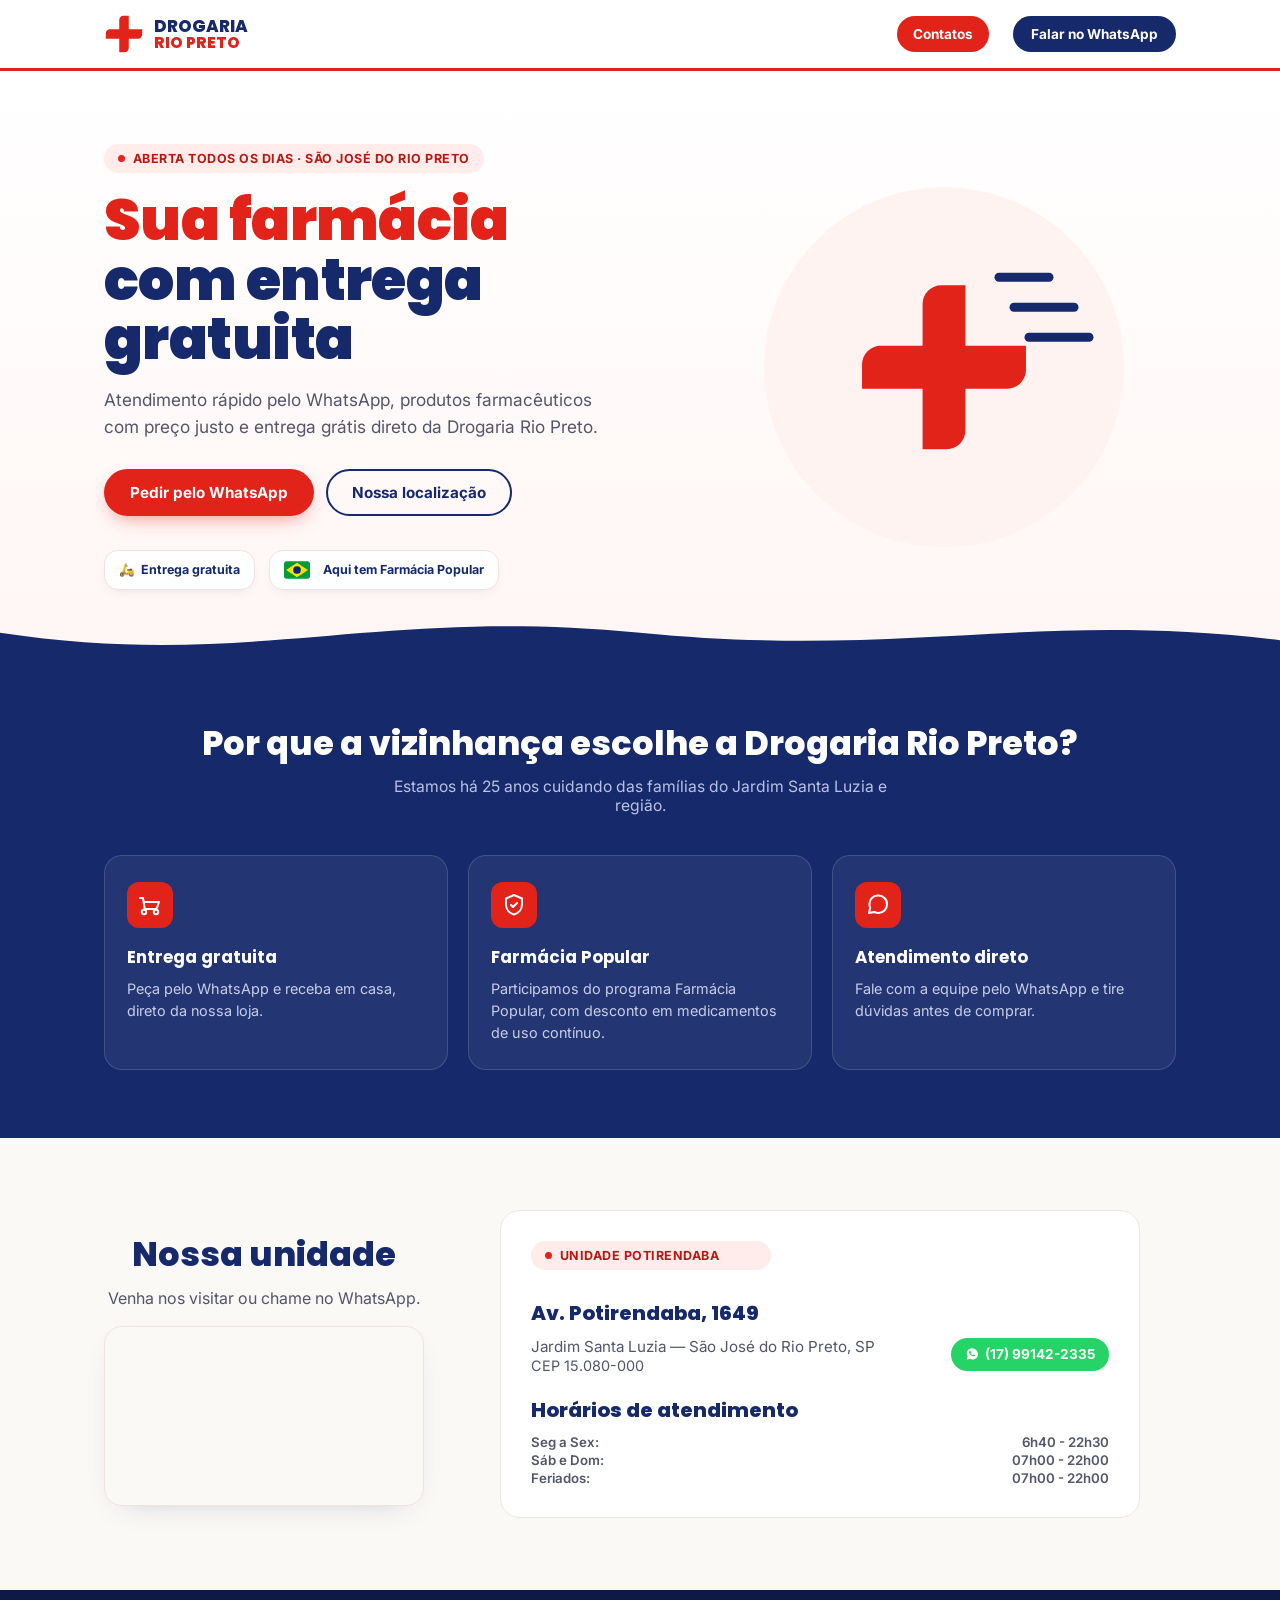
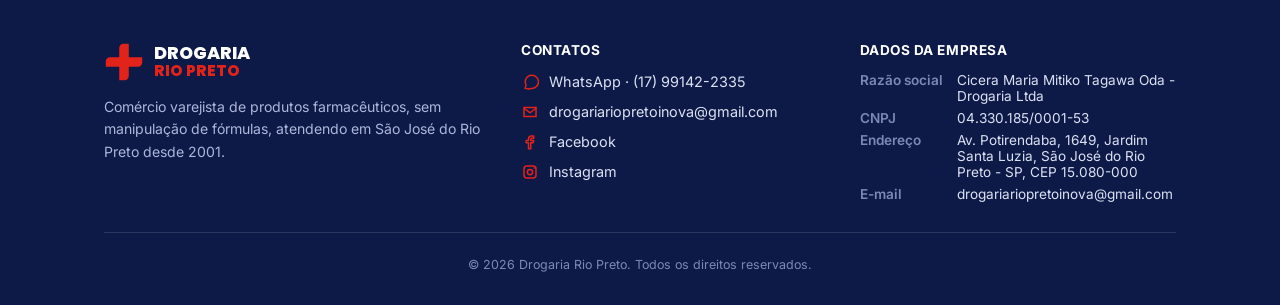
<file: index.html>
<!DOCTYPE html>
<html lang="pt-BR">
<head>
<meta charset="UTF-8">
<meta name="viewport" content="width=device-width, initial-scale=1.0">
<title>Drogaria Rio Preto</title>
<meta name="description" content="Drogaria Rio Preto: farmácia popular com entrega gratuita em São José do Rio Preto - SP. Atendimento via WhatsApp na Av. Potirendaba.">
<link rel="preconnect" href="https://fonts.googleapis.com">
<link rel="preconnect" href="https://fonts.gstatic.com" crossorigin>
<link href="https://fonts.googleapis.com/css2?family=Poppins:wght@500;700;800;900&family=Inter:wght@400;500;600;700&display=swap" rel="stylesheet">
<link rel="stylesheet" href="style.css">
<link rel="icon" href="favicon.ico" sizes="any">
<link rel="icon" type="image/png" href="favicon-512.png" sizes="512x512">
<link rel="apple-touch-icon" href="apple-touch-icon.png">
</head>
<body>

<header class="nav">
  <div class="nav-inner">
    <a href="index.html" class="brand-mark">
      <div><img src="logo-icon.svg" alt="Drogaria Rio Preto" width="40" height="40"></div>
      <div class="brand">DROGARIA<span>RIO PRETO</span></div>
    </a>
    <div class="nav-menu">
      <a class="nav-contact" href="#contatos">Contatos</a>
      <a class="nav-cta" href="https://wa.me/5517991422335" target="_blank" rel="noopener">
        Falar no WhatsApp
      </a>
    </div>
  </div>
</header>

<section class="hero">
  <div class="hero-inner">
    <div>
      <div class="eyebrow"><span class="eyebrow-dot" aria-hidden="true"></span>Aberta todos os dias · São José do Rio Preto</div>
      <h1><span class="l1">Sua farmácia</span><span class="l2">com entrega gratuita</span></h1>
      <p class="lede">Atendimento rápido pelo WhatsApp, produtos farmacêuticos com preço justo e entrega grátis direto da Drogaria Rio Preto.</p>
      <div class="hero-actions">
        <a class="btn-primary" href="https://wa.me/5517991422335" target="_blank" rel="noopener">
          Pedir pelo WhatsApp
        </a>
        <a class="btn-secondary" href="#unidades">Nossa localização</a>
      </div>
      <div class="badges">
        <div class="badge">🛵&nbsp; Entrega gratuita</div>
        <div class="badge"><span class="badge-flag" aria-hidden="true"><svg viewBox="0 0 21 14" xmlns="http://www.w3.org/2000/svg" aria-hidden="true"><rect width="21" height="14" rx="1.2" fill="#009C3B"/><path d="M10.5 1.2L19.3 7L10.5 12.8L1.7 7Z" fill="#FFDF00"/><circle cx="10.5" cy="7" r="3.1" fill="#002776"/></svg></span>&nbsp;Aqui tem Farmácia Popular</div>
      </div>
    </div>
    <div class="hero-visual">
      <svg viewBox="0 0 400 400" xmlns="http://www.w3.org/2000/svg" role="img" aria-label="Logo da Drogaria Rio Preto com indicação de entrega rápida">
        <circle cx="200" cy="200" r="180" fill="#FFF3F2"/>
        <image href="logo-icon.svg" x="110" y="110" width="180" height="180" preserveAspectRatio="xMidYMid meet" />
        <g stroke="#16296B" stroke-width="9" stroke-linecap="round" fill="none">
          <path d="M255,110 L305,110"/>
          <path d="M270,140 L330,140"/>
          <path d="M285,170 L345,170"/>
        </g>
      </svg>
    </div>
  </div>

  <svg class="wave-divider" viewBox="0 0 1440 80" xmlns="http://www.w3.org/2000/svg" preserveAspectRatio="none" style="height:60px;" aria-hidden="true">
    <path d="M0,45 C280,95 420,10 720,45 C1020,80 1160,15 1440,55 L1440,80 L0,80 Z" fill="#16296B"/>
  </svg>
</section>

<section class="features">
  <div class="container">
    <h2>Por que a vizinhança escolhe a Drogaria Rio Preto?</h2>
    <p class="sub">Estamos há 25 anos cuidando das famílias do Jardim Santa Luzia e região.</p>
    <div class="feature-grid">
      <div class="feature-card">
        <div class="feature-icon" aria-hidden="true">
          <svg width="24" height="24" viewBox="0 0 24 24" fill="none" stroke="#FFFFFF" stroke-width="2" stroke-linecap="round" stroke-linejoin="round"><circle cx="6" cy="19" r="2.2"/><circle cx="18" cy="19" r="2.2"/><path d="M2 5h3l1.5 9.5a1.5 1.5 0 0 0 1.5 1.5h9.5a1.5 1.5 0 0 0 1.4-1L21 9H6"/></svg>
        </div>
        <h3>Entrega gratuita</h3>
        <p>Peça pelo WhatsApp e receba em casa, direto da nossa loja.</p>
      </div>
      <div class="feature-card">
        <div class="feature-icon" aria-hidden="true">
          <svg width="24" height="24" viewBox="0 0 24 24" fill="none" stroke="#FFFFFF" stroke-width="2" stroke-linecap="round" stroke-linejoin="round"><path d="M12 2 4 5.5v6c0 4.9 3.4 8.7 8 10 4.6-1.3 8-5.1 8-10v-6z"/><path d="m9 12 2 2 4-4"/></svg>
        </div>
        <h3>Farmácia Popular</h3>
        <p>Participamos do programa Farmácia Popular, com desconto em medicamentos de uso contínuo.</p>
      </div>
      <div class="feature-card">
        <div class="feature-icon" aria-hidden="true">
          <svg width="24" height="24" viewBox="0 0 24 24" fill="none" stroke="#FFFFFF" stroke-width="2" stroke-linecap="round" stroke-linejoin="round"><path d="M21 11.5a8.38 8.38 0 0 1-8.6 8.5 8.5 8.5 0 0 1-4-1L3 20l1.2-5.4A8.4 8.4 0 0 1 3.4 11 8.38 8.38 0 0 1 12 2.5a8.5 8.5 0 0 1 9 9z"/></svg>
        </div>
        <h3>Atendimento direto</h3>
        <p>Fale com a equipe pelo WhatsApp e tire dúvidas antes de comprar.</p>
      </div>
    </div>
  </div>
</section>

<section class="locations" id="unidades">
  <div class="container">
    <div class="locations-layout">
      <div class="locations-copy">
        <h2>Nossa unidade</h2>
        <p class="sub">Venha nos visitar ou chame no WhatsApp.</p>
        <div class="map-card">
          <iframe
            title="Mapa da Drogaria Rio Preto na Avenida Potirendaba"
            src="https://maps.google.com/maps?q=Av.+Potirendaba%2C+1649+-+Jardim+Santa+Luzia%2C+S%C3%A3o+Jos%C3%A9+do+Rio+Preto+-+SP%2C+15080-000%2C+Brasil&z=16&output=embed"
            loading="lazy"
            referrerpolicy="no-referrer-when-downgrade"
            allowfullscreen>
          </iframe>
        </div>
      </div>
      <div class="loc-grid loc-grid-single">
        <div class="unit-block" id="unitBlock">
          <div class="loc-card">
           <div class="eyebrow eyebrow--compact"> <span class="eyebrow-dot" aria-hidden="true"></span><span>Unidade Potirendaba</span></div>
          <h3>Av. Potirendaba, 1649</h3>
          <div class="addr-meta">
            <div class="addr-line">
              <div class="addr-info">
                <span class="addr-text">Jardim Santa Luzia — São José do Rio Preto, SP</span>
                <span class="addr-cep">CEP 15.080-000</span>
              </div>
              <a class="addr-phone" href="https://wa.me/5517991422335" target="_blank" rel="noopener">
                <svg class="addr-icon" viewBox="0 0 32 32" aria-hidden="true">
                  <path fill="currentColor" d="M16.02 3C9.4 3 4 8.4 4 15c0 2.4.7 4.6 1.9 6.5L4 29l7.7-1.9c1.8.9 3.9 1.4 6.1 1.4 6.6 0 12-5.4 12-12S22.6 3 16.02 3zm7 16.8c-.3.8-1.6 1.5-2.2 1.6-.6.1-1.3.2-4.2-.9-3.5-1.4-5.8-4.9-6-5.1-.2-.2-1.4-1.9-1.4-3.6s.9-2.6 1.2-2.9c.3-.3.7-.4 1-.4h.7c.2 0 .5 0 .8.6.3.7 1 2.4 1.1 2.6.1.2.2.4 0 .7-.1.2-.2.4-.4.6-.2.2-.4.5-.6.6-.2.2-.4.4-.2.8.2.4 1 1.6 2.1 2.6 1.4 1.3 2.6 1.7 3 1.9.4.2.6.1.8-.1.2-.2.9-1 1.1-1.4.2-.4.5-.3.8-.2.3.1 2 1 2.4 1.1.4.2.6.3.7.4.1.2.1.9-.2 1.7z"/>
                </svg>
                <span>(17) 99142-2335</span>
              </a>
            </div>
          </div>
          <span></span>
          <h3>Horários de atendimento</h3>
          <div class="hours-list">
            <div class="hours-item"><span>Seg a Sex:</span><span>6h40 - 22h30</span></div>
            <div class="hours-item"><span>Sáb e Dom:</span><span>07h00 - 22h00</span></div>
            <div class="hours-item"><span>Feriados:</span><span>07h00 - 22h00</span></div>          
          </div>
        </div>
        </div>
        </div>
      </div>
    </div>
  </div>
</section>

<footer>
  <div class="container">
    <div class="footer-grid">
      <div>
        <div class="footer-brand">
          <div><img src="logo-icon.svg" alt="Drogaria Rio Preto" width="40" height="40"></div>
          <div class="brand">DROGARIA<span>RIO PRETO</span></div>
        </div>
        <p>Comércio varejista de produtos farmacêuticos, sem manipulação de fórmulas, atendendo em São José do Rio Preto desde 2001.</p>
      </div>
      <div class="footer-column" id="contatos">
        <h4>Contatos</h4>
        <div class="contact-list">
          <a class="contact-link" href="https://wa.me/5517991422335" target="_blank" rel="noopener">
            <span class="contact-icon" aria-hidden="true">
              <svg viewBox="0 0 24 24"><path d="M5.5 20.5 6.8 16a8.8 8.8 0 1 1 7.7 4.5h-.1l-3.7.8Z" fill="none" stroke="currentColor" stroke-width="2" stroke-linecap="round" stroke-linejoin="round"/></svg>
            </span>
            <span>WhatsApp · (17) 99142-2335</span>
          </a>
          <a class="contact-link" href="mailto:drogariariopretoinova@gmail.com">
            <span class="contact-icon" aria-hidden="true">
              <svg viewBox="0 0 24 24"><path d="M4 6h16v12H4z" fill="none" stroke="currentColor" stroke-width="2"/><path d="m4 7 8 6 8-6" fill="none" stroke="currentColor" stroke-width="2" stroke-linecap="round" stroke-linejoin="round"/></svg>
            </span>
            <span>drogariariopretoinova@gmail.com</span>
          </a>
          <a class="contact-link" href="https://www.facebook.com/drogariariopretooficial/" target="_blank" rel="noopener">
            <span class="contact-icon" aria-hidden="true">
              <svg viewBox="0 0 24 24"><path d="M14 7h3V4h-3a4 4 0 0 0-4 4v2H7v3h3v8h3v-8h3l1-3h-4V8a1 1 0 0 1 1-1Z" fill="none" stroke="currentColor" stroke-width="2" stroke-linecap="round" stroke-linejoin="round"/></svg>
            </span>
            <span>Facebook</span>
          </a>
          <a class="contact-link" href="https://www.instagram.com/drogaria.inovarp/" target="_blank" rel="noopener">
            <span class="contact-icon" aria-hidden="true">
              <svg viewBox="0 0 24 24"><rect x="4" y="4" width="16" height="16" rx="4" fill="none" stroke="currentColor" stroke-width="2"/><circle cx="12" cy="12" r="3.5" fill="none" stroke="currentColor" stroke-width="2"/><circle cx="17.5" cy="6.5" r="1" fill="currentColor"/></svg>
            </span>
            <span>Instagram</span>
          </a>
        </div>
      </div>
      <div class="legal">
        <h4>Dados da empresa</h4>
        <dl>
          <dt>Razão social</dt><dd>Cicera Maria Mitiko Tagawa Oda - Drogaria Ltda</dd>
          <dt>CNPJ</dt><dd>04.330.185/0001-53</dd>
          <dt>Endereço</dt><dd>Av. Potirendaba, 1649, Jardim Santa Luzia, São José do Rio Preto - SP, CEP 15.080-000</dd>
          <dt>E-mail</dt><dd>drogariariopretoinova@gmail.com</dd>
        </dl>
      </div>
    </div>
    <p class="fineprint">© 2026 Drogaria Rio Preto. Todos os direitos reservados.</p>
  </div>
</footer>

</body>
</html>
</file>
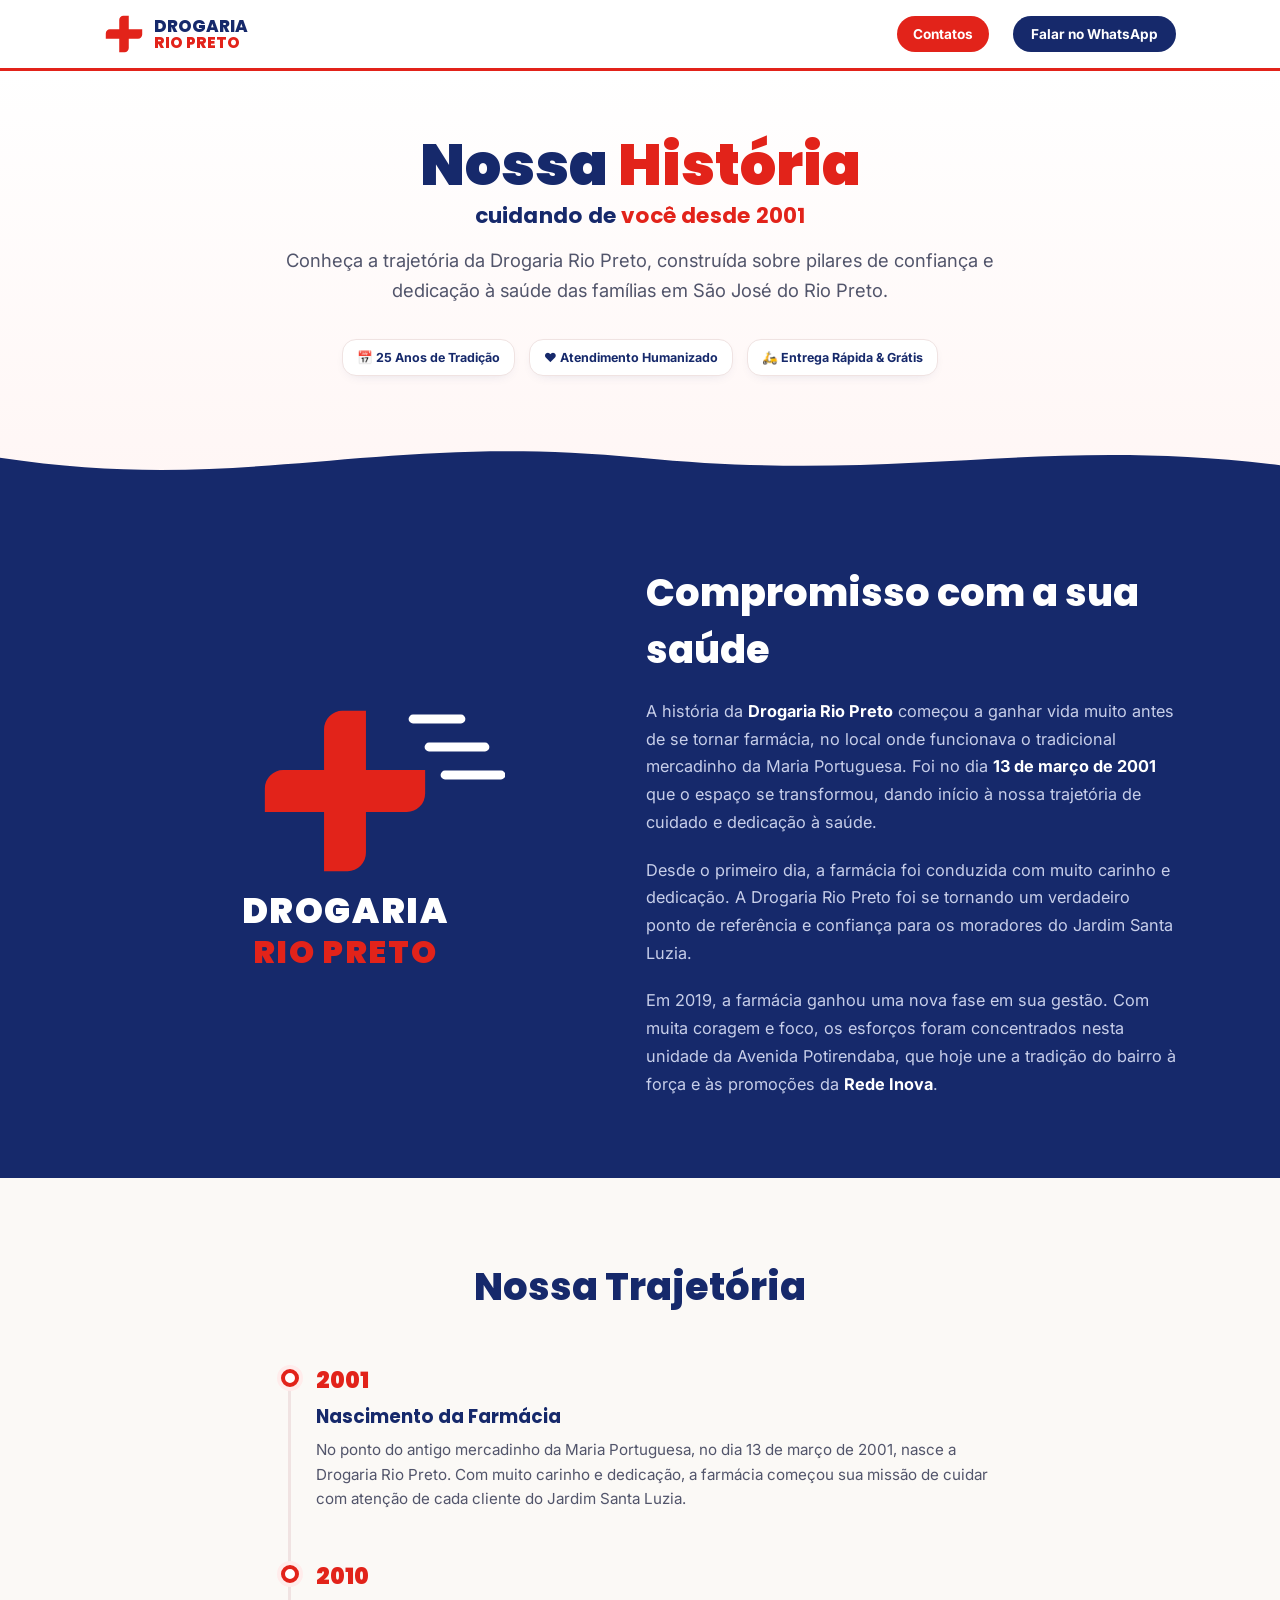
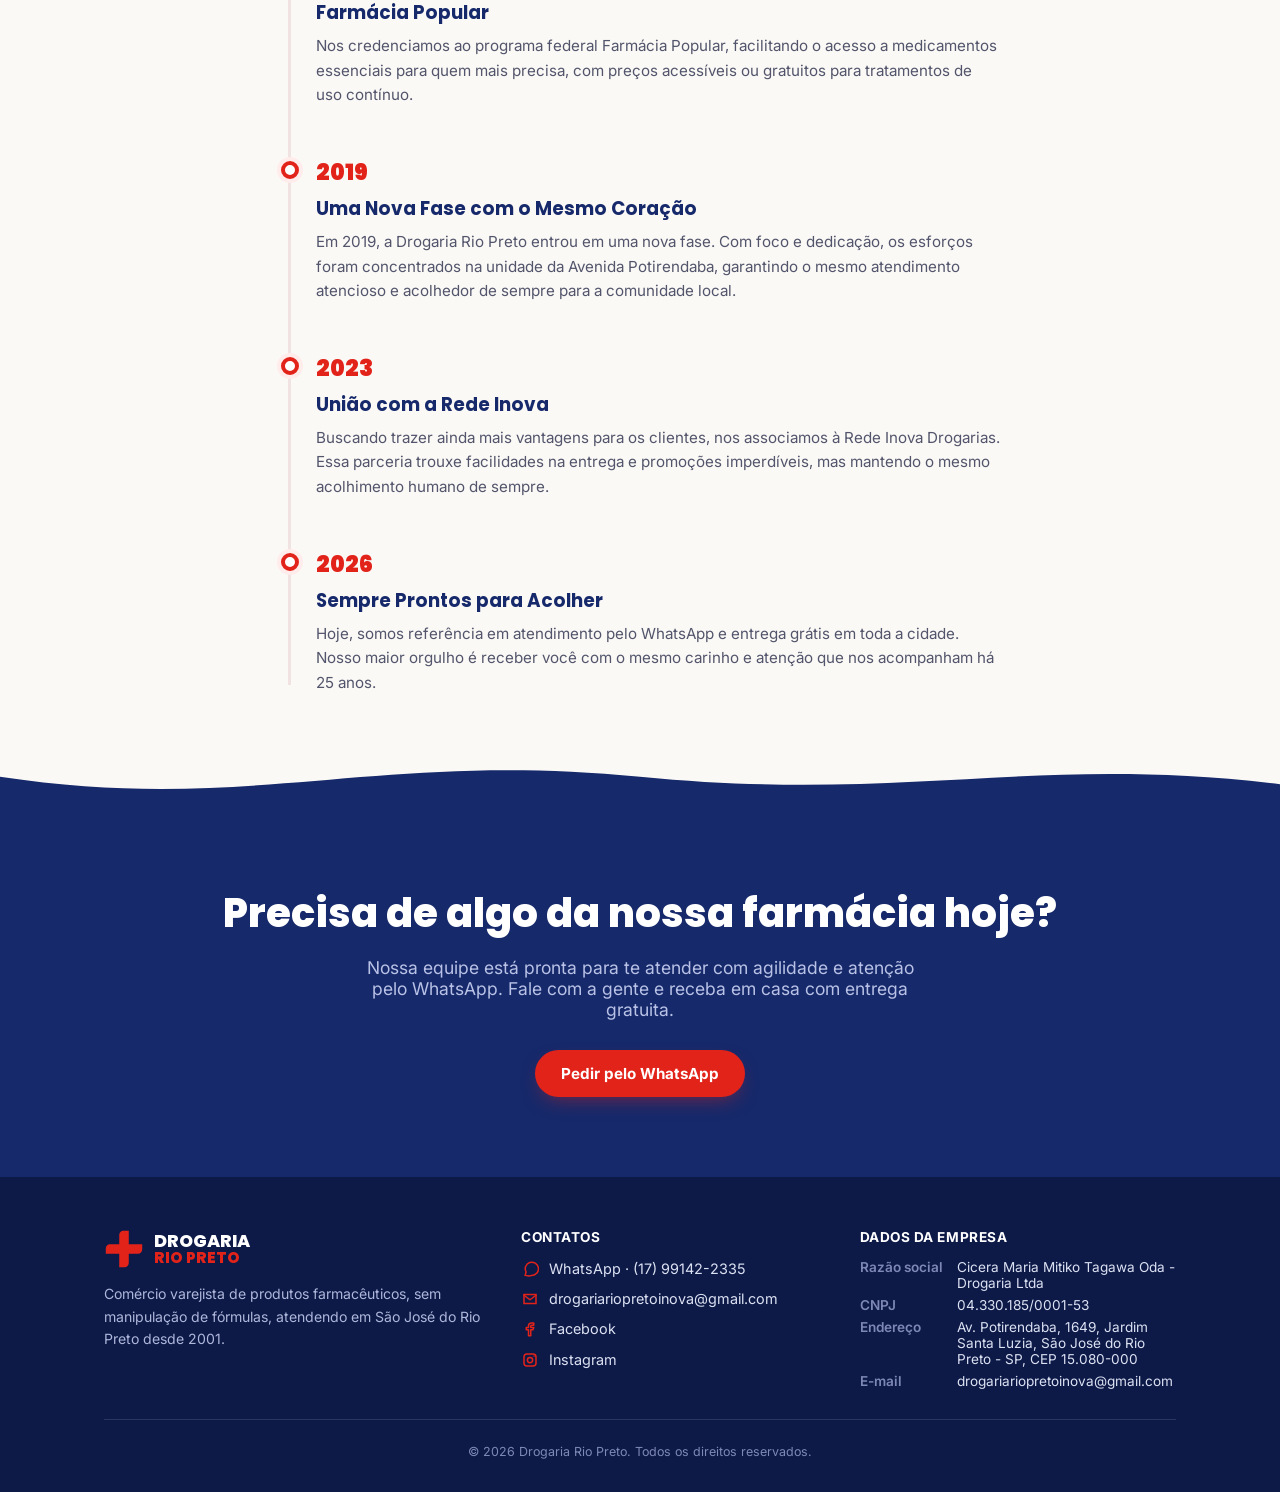
<file: historia.html>
<!DOCTYPE html>
<html lang="pt-BR">
<head>
<meta charset="UTF-8">
<meta name="viewport" content="width=device-width, initial-scale=1.0">
<title>Nossa História - Drogaria Rio Preto</title>
<meta name="description" content="Conheça a história de dedicação e carinho da Drogaria Rio Preto. Cuidando da saúde das famílias de São José do Rio Preto - SP desde 2001.">
<link rel="preconnect" href="https://fonts.googleapis.com">
<link rel="preconnect" href="https://fonts.gstatic.com" crossorigin>
<link href="https://fonts.googleapis.com/css2?family=Poppins:wght@500;700;800;900&family=Inter:wght@400;500;600;700&display=swap" rel="stylesheet">
<link rel="stylesheet" href="style.css">
<link rel="icon" href="favicon.ico" sizes="any">
<link rel="icon" type="image/png" href="favicon-512.png" sizes="512x512">
<link rel="apple-touch-icon" href="apple-touch-icon.png">
</head>
<body>

<header class="nav">
  <div class="nav-inner">
    <a href="index.html" class="brand-mark">
      <div><img src="logo-icon.svg" alt="Drogaria Rio Preto" width="40" height="40"></div>
      <div class="brand">DROGARIA<span>RIO PRETO</span></div>
    </a>
    <div class="nav-menu">
      <a class="nav-contact" href="#contatos">Contatos</a>
      <a class="nav-cta" href="https://wa.me/5517991422335" target="_blank" rel="noopener">
        Falar no WhatsApp
      </a>
    </div>
  </div>
</header>

<section class="history-hero">
  <div class="history-hero-inner">
    <h1>Nossa <span>História</span><span class="h-sub">cuidando de <span class="h-sub-red">você desde 2001</span></span></h1>
    <p class="lede">Conheça a trajetória da Drogaria Rio Preto, construída sobre pilares de confiança e dedicação à saúde das famílias em São José do Rio Preto.</p>
    <div class="badges" style="justify-content: center;">
      <div class="badge">📅 25 Anos de Tradição</div>
      <div class="badge">❤️ Atendimento Humanizado</div>
      <div class="badge">🛵 Entrega Rápida & Grátis</div>
    </div>
  </div>
  <svg class="wave-divider" viewBox="0 0 1440 80" xmlns="http://www.w3.org/2000/svg" preserveAspectRatio="none" style="height:60px;" aria-hidden="true">
    <path d="M0,45 C280,95 420,10 720,45 C1020,80 1160,15 1440,55 L1440,80 L0,80 Z" fill="#16296B"/>
  </svg>
</section>

<section class="history-grid">
  <div class="container">
    <div class="history-layout">
      <div class="history-image">
        <svg viewBox="0 0 400 400" xmlns="http://www.w3.org/2000/svg" role="img" aria-label="Drogaria Rio Preto Logo Completo">
          <image href="logo-icon.svg" x="90" y="40" width="220" height="220" preserveAspectRatio="xMidYMid meet" />
          <g stroke="#FFFFFF" stroke-width="11" stroke-linecap="round" fill="none">
            <path d="M285,60 L345,60"/>
            <path d="M305,95 L375,95"/>
            <path d="M325,130 L395,130"/>
          </g>
          <text x="200" y="315" font-family="'Poppins', sans-serif" font-weight="900" font-size="44" fill="#FFFFFF" text-anchor="middle" letter-spacing="2">DROGARIA</text>
          <text x="200" y="365" font-family="'Poppins', sans-serif" font-weight="900" font-size="40" fill="#E2231A" text-anchor="middle" letter-spacing="2">RIO PRETO</text>
        </svg>
      </div>
      <div class="history-text">
        <h2>Compromisso com a sua saúde</h2>
        <p>A história da <strong>Drogaria Rio Preto</strong> começou a ganhar vida muito antes de se tornar farmácia, no local onde funcionava o tradicional mercadinho da Maria Portuguesa. Foi no dia <strong>13 de março de 2001</strong> que o espaço se transformou, dando início à nossa trajetória de cuidado e dedicação à saúde.</p>
        <p>Desde o primeiro dia, a farmácia foi conduzida com muito carinho e dedicação. A Drogaria Rio Preto foi se tornando um verdadeiro ponto de referência e confiança para os moradores do Jardim Santa Luzia.</p>
        <p>Em 2019, a farmácia ganhou uma nova fase em sua gestão. Com muita coragem e foco, os esforços foram concentrados nesta unidade da Avenida Potirendaba, que hoje une a tradição do bairro à força e às promoções da <strong>Rede Inova</strong>.</p>
      </div>
    </div>
  </div>
</section>

<section class="history-timeline">
  <div class="container">
    <h2>Nossa Trajetória</h2>
    <div class="timeline-container">
      <div class="timeline-item">
        <div class="timeline-marker"></div>
        <div class="timeline-year">2001</div>
        <div class="timeline-content">
          <h3>Nascimento da Farmácia</h3>
          <p>No ponto do antigo mercadinho da Maria Portuguesa, no dia 13 de março de 2001, nasce a Drogaria Rio Preto. Com muito carinho e dedicação, a farmácia começou sua missão de cuidar com atenção de cada cliente do Jardim Santa Luzia.</p>
        </div>
      </div>
      <div class="timeline-item">
        <div class="timeline-marker"></div>
        <div class="timeline-year">2010</div>
        <div class="timeline-content">
          <h3>Farmácia Popular</h3>
          <p>Nos credenciamos ao programa federal Farmácia Popular, facilitando o acesso a medicamentos essenciais para quem mais precisa, com preços acessíveis ou gratuitos para tratamentos de uso contínuo.</p>
        </div>
      </div>
      <div class="timeline-item">
        <div class="timeline-marker"></div>
        <div class="timeline-year">2019</div>
        <div class="timeline-content">
          <h3>Uma Nova Fase com o Mesmo Coração</h3>
          <p>Em 2019, a Drogaria Rio Preto entrou em uma nova fase. Com foco e dedicação, os esforços foram concentrados na unidade da Avenida Potirendaba, garantindo o mesmo atendimento atencioso e acolhedor de sempre para a comunidade local.</p>
        </div>
      </div>
      <div class="timeline-item">
        <div class="timeline-marker"></div>
        <div class="timeline-year">2023</div>
        <div class="timeline-content">
          <h3>União com a Rede Inova</h3>
          <p>Buscando trazer ainda mais vantagens para os clientes, nos associamos à Rede Inova Drogarias. Essa parceria trouxe facilidades na entrega e promoções imperdíveis, mas mantendo o mesmo acolhimento humano de sempre.</p>
        </div>
      </div>
      <div class="timeline-item">
        <div class="timeline-marker"></div>
        <div class="timeline-year">2026</div>
        <div class="timeline-content">
          <h3>Sempre Prontos para Acolher</h3>
          <p>Hoje, somos referência em atendimento pelo WhatsApp e entrega grátis em toda a cidade. Nosso maior orgulho é receber você com o mesmo carinho e atenção que nos acompanham há 25 anos.</p>
        </div>
      </div>
    </div>
  </div>
  <svg class="wave-divider" viewBox="0 0 1440 80" xmlns="http://www.w3.org/2000/svg" preserveAspectRatio="none" style="height:60px;" aria-hidden="true">
    <path d="M0,45 C280,95 420,10 720,45 C1020,80 1160,15 1440,55 L1440,80 L0,80 Z" fill="#16296B"/>
  </svg>
</section>

<section class="history-cta">
  <div class="container">
    <h2>Precisa de algo da nossa farmácia hoje?</h2>
    <p>Nossa equipe está pronta para te atender com agilidade e atenção pelo WhatsApp. Fale com a gente e receba em casa com entrega gratuita.</p>
    <a class="btn-primary" href="https://wa.me/5517991422335" target="_blank" rel="noopener">
      Pedir pelo WhatsApp
    </a>
  </div>
</section>

<footer>
  <div class="container">
    <div class="footer-grid">
      <div>
        <div class="footer-brand">
          <div><img src="logo-icon.svg" alt="Drogaria Rio Preto" width="40" height="40"></div>
          <div class="brand">DROGARIA<span>RIO PRETO</span></div>
        </div>
        <p>Comércio varejista de produtos farmacêuticos, sem manipulação de fórmulas, atendendo em São José do Rio Preto desde 2001.</p>
      </div>
      <div class="footer-column" id="contatos">
        <h4>Contatos</h4>
        <div class="contact-list">
          <a class="contact-link" href="https://wa.me/5517991422335" target="_blank" rel="noopener">
            <span class="contact-icon" aria-hidden="true">
              <svg viewBox="0 0 24 24"><path d="M5.5 20.5 6.8 16a8.8 8.8 0 1 1 7.7 4.5h-.1l-3.7.8Z" fill="none" stroke="currentColor" stroke-width="2" stroke-linecap="round" stroke-linejoin="round"/></svg>
            </span>
            <span>WhatsApp · (17) 99142-2335</span>
          </a>
          <a class="contact-link" href="mailto:drogariariopretoinova@gmail.com">
            <span class="contact-icon" aria-hidden="true">
              <svg viewBox="0 0 24 24"><path d="M4 6h16v12H4z" fill="none" stroke="currentColor" stroke-width="2"/><path d="m4 7 8 6 8-6" fill="none" stroke="currentColor" stroke-width="2" stroke-linecap="round" stroke-linejoin="round"/></svg>
            </span>
            <span>drogariariopretoinova@gmail.com</span>
          </a>
          <a class="contact-link" href="https://www.facebook.com/drogariariopretooficial/" target="_blank" rel="noopener">
            <span class="contact-icon" aria-hidden="true">
              <svg viewBox="0 0 24 24"><path d="M14 7h3V4h-3a4 4 0 0 0-4 4v2H7v3h3v8h3v-8h3l1-3h-4V8a1 1 0 0 1 1-1Z" fill="none" stroke="currentColor" stroke-width="2" stroke-linecap="round" stroke-linejoin="round"/></svg>
            </span>
            <span>Facebook</span>
          </a>
          <a class="contact-link" href="https://www.instagram.com/drogaria.inovarp/" target="_blank" rel="noopener">
            <span class="contact-icon" aria-hidden="true">
              <svg viewBox="0 0 24 24"><rect x="4" y="4" width="16" height="16" rx="4" fill="none" stroke="currentColor" stroke-width="2"/><circle cx="12" cy="12" r="3.5" fill="none" stroke="currentColor" stroke-width="2"/><circle cx="17.5" cy="6.5" r="1" fill="currentColor"/></svg>
            </span>
            <span>Instagram</span>
          </a>
        </div>
      </div>
      <div class="legal">
        <h4>Dados da empresa</h4>
        <dl>
          <dt>Razão social</dt><dd>Cicera Maria Mitiko Tagawa Oda - Drogaria Ltda</dd>
          <dt>CNPJ</dt><dd>04.330.185/0001-53</dd>
          <dt>Endereço</dt><dd>Av. Potirendaba, 1649, Jardim Santa Luzia, São José do Rio Preto - SP, CEP 15.080-000</dd>
          <dt>E-mail</dt><dd>drogariariopretoinova@gmail.com</dd>
        </dl>
      </div>
    </div>
    <p class="fineprint">© 2026 Drogaria Rio Preto. Todos os direitos reservados.</p>
  </div>
</footer>

</body>
</html>
</file>
<file: style.css>
:root{
    --red: #E2231A;
    --red-dark: #B81810;
    --blue: #16296B;
    --blue-deep: #0D1A48;
    --white: #FFFFFF;
    --paper: #FBF9F6;
    --ink: #1A1A2E;
    --ink-soft: #52556B;
  }
  *{margin:0;padding:0;box-sizing:border-box;}
  html{scroll-behavior:smooth;}
  body{
    font-family:'Inter',sans-serif;
    color:var(--ink);
    background:var(--paper);
    overflow-x:hidden;
  }
  h1,h2,h3,.brand{font-family:'Poppins',sans-serif;}
  a{text-decoration:none;color:inherit;}
  img{max-width:100%;display:block;}
  .container{max-width:1120px;margin:0 auto;padding:0 24px;}

  @media (prefers-reduced-motion: reduce){
    *{animation-duration:0.001ms !important; animation-iteration-count:1 !important; transition-duration:0.001ms !important;}
  }

  /* ---------- NAV ---------- */
  header.nav{
    position:sticky; top:0; z-index:50;
    background:var(--white);
    border-bottom:3px solid var(--red);
  }
  .nav-inner{
    display:flex; align-items:center; justify-content:space-between;
    padding:14px 24px; max-width:1120px; margin:0 auto;
  }
  .brand-mark{display:flex; align-items:center; gap:10px; transition:transform .2s ease;}
  .brand-mark:hover{transform:scale(1.02);}
  .brand{font-weight:800;font-size:1.05rem;line-height:1;color:var(--blue);}
  .brand span{color:var(--red);display:block;font-size:0.95rem;}
  .nav-menu{
    display:flex; align-items:center; gap:24px;
  }
  .nav-item{
    color:var(--blue); font-weight:700; font-size:0.9rem;
    position:relative; transition:color .15s ease;
  }
  .nav-item:hover{color:var(--red);}
  .nav-item::after{
    content:''; position:absolute; bottom:-4px; left:0; width:0; height:2px;
    background:var(--red); transition:width .2s ease;
  }
  .nav-item:hover::after, .nav-item.active::after{width:100%;}
  .nav-item.active{color:var(--red);}
  .nav-contact{
    background:var(--red); color:var(--white); font-weight:700; font-size:0.85rem;
    padding:10px 16px; border-radius:100px; display:flex; align-items:center; gap:8px;
    transition:transform .15s ease, background .15s ease;
  }
  .nav-contact:hover{background:var(--red-dark); transform:translateY(-1px);}
  .nav-cta{
    background:var(--blue); color:var(--white); font-weight:700; font-size:0.85rem;
    padding:10px 18px; border-radius:100px; display:flex; align-items:center; gap:8px;
    transition:transform .15s ease, background .15s ease;
  }
  .nav-cta:hover{background:var(--blue-deep); transform:translateY(-1px);}
  .nav-cta:focus-visible, .nav-contact:focus-visible, a:focus-visible, button:focus-visible{outline:3px solid var(--red); outline-offset:2px;}

  /* ---------- HERO ---------- */
  .hero{
    background:linear-gradient(180deg, #FFFFFF 0%, #FFF6F5 100%);
    padding:64px 0 0;
    position:relative;
  }
  .hero-inner{
    max-width:1120px;margin:0 auto;padding:0 24px;
    display:grid; grid-template-columns:1.1fr 0.9fr; gap:40px; align-items:center;
  }
  .eyebrow{
    display:inline-flex; align-items:center; gap:8px;
    background:#FFECEB; color:var(--red-dark); font-weight:700; font-size:0.78rem;
    letter-spacing:0.04em; text-transform:uppercase; padding:7px 14px; border-radius:100px;
    margin-bottom:18px;
  }
  .eyebrow-dot{width:7px;height:7px;border-radius:50%;background:var(--red); animation:pulse 2s infinite;}
  @keyframes pulse{0%,100%{opacity:1;}50%{opacity:0.35;}}
  .hero h1{
    font-size:clamp(2.3rem, 5.2vw, 3.6rem);
    line-height:1.03; font-weight:900; letter-spacing:-0.01em;
  }
  .hero h1 .l1{color:var(--red); display:block;}
  .hero h1 .l2{color:var(--blue); display:block;}
  .hero p.lede{
    margin-top:18px; font-size:1.08rem; color:var(--ink-soft); max-width:46ch; line-height:1.55;
  }
  .hero-actions{display:flex; flex-wrap:wrap; gap:12px; margin-top:28px;}
  .btn-primary{
    background:var(--red); color:var(--white); font-weight:700; padding:14px 26px;
    border-radius:100px; display:inline-flex; align-items:center; gap:10px; font-size:0.95rem;
    box-shadow:0 8px 20px -8px rgba(226,35,26,0.55);
    transition:transform .15s ease, box-shadow .15s ease;
  }
  .btn-primary:hover{transform:translateY(-2px); box-shadow:0 12px 24px -8px rgba(226,35,26,0.6);}
  .btn-secondary{
    border:2px solid var(--blue); color:var(--blue); font-weight:700; padding:12px 24px;
    border-radius:100px; font-size:0.95rem; transition:background .15s ease, color .15s ease;
  }
  .btn-secondary:hover{background:var(--blue); color:var(--white);}
  .badges{display:flex; gap:14px; margin-top:34px; flex-wrap:wrap;}
  .badge{
    display:flex; align-items:center; gap:10px; background:var(--white);
    border:1px solid #F0E3E2; border-radius:14px; padding:10px 14px;
    font-size:0.78rem; font-weight:700; color:var(--blue); box-shadow:0 4px 14px -8px rgba(22,41,107,0.2);
  }
  .badge-flag{
    display:inline-flex; align-items:center; justify-content:center;
    width:26px; height:18px; flex-shrink:0; overflow:hidden; border-radius:3px;
  }
  .badge-flag svg{width:100%; height:100%; display:block;}

  /* hero visual: moto */
  .hero-visual{position:relative; aspect-ratio:1/1; display:flex; align-items:center; justify-content:center;}
  .hero-visual svg{width:100%; height:100%; max-width:400px;}

  .eyebrow--compact{max-width:15rem;}
  .wave-divider{width:100%; display:block;}

  /* ---------- FEATURES ---------- */
  .features{background:var(--blue); padding:60px 0 68px; position:relative;}
  .features h2{
    color:var(--white); font-size:clamp(1.6rem,3vw,2.1rem); font-weight:800; text-align:center; margin-bottom:8px;
  }
  .features p.sub{color:#B9C2E6; text-align:center; max-width:52ch; margin:0 auto 40px; font-size:0.98rem;}
  .feature-grid{
    display:grid; grid-template-columns:repeat(3,1fr); gap:20px;
  }
  .feature-card{
    background:rgba(255,255,255,0.06); border:1px solid rgba(255,255,255,0.14);
    border-radius:18px; padding:26px 22px; transition:transform .15s ease, background .15s ease;
  }
  .feature-card:hover{transform:translateY(-4px); background:rgba(255,255,255,0.1);}
  .feature-icon{
    width:46px;height:46px;border-radius:12px;background:var(--red);
    display:flex;align-items:center;justify-content:center; margin-bottom:16px;
  }
  .feature-icon svg{flex-shrink:0;}
  .feature-card h3{color:var(--white); font-size:1.05rem; margin-bottom:8px; font-weight:700;}
  .feature-card p{color:#C7CEE9; font-size:0.9rem; line-height:1.5;}

  /* ---------- LOCATIONS ---------- */
  .locations{padding:72px 0;}
  .locations-layout{
    display:grid;
    grid-template-columns: minmax(240px, 320px) minmax(0, 1fr);
    align-items:center;
    gap:40px;
  }
  .locations-copy{display:flex; flex-direction:column; padding-top:8px; align-items:center; text-align:center;}
  .locations-copy h2{
    font-size:clamp(1.6rem,3vw,2.1rem); font-weight:800; color:var(--blue); margin-bottom:8px;
  }
  .locations-copy p.sub{color:var(--ink-soft); max-width:32ch; margin:0 auto 18px;}
  .map-card{
    flex:1; min-height:180px; max-height:420px; width:100%;
    border-radius:18px; overflow:hidden; border:1px solid #F0E3E2;
    box-shadow:0 10px 30px -20px rgba(22,41,107,0.35);
  }
  .map-card iframe{width:100%; height:100%; border:0; display:block;}
  .loc-grid{display:flex; align-items:stretch; justify-content:center;}
  .loc-grid-single{width:100%; margin:0;}
  .unit-block{display:flex; align-items:flex-start; gap:20px; flex-wrap:wrap; justify-content:center; width:100%;}
  .loc-card{
    background:var(--white); border-radius:20px; padding:30px; border:1px solid #F0E3E2;
    position:relative; display:flex; flex-direction:column; gap:10px;
    flex:1 1 460px; max-width:640px; margin:0 auto;
  }
  .loc-card h3{font-size:1.25rem; color:var(--blue); margin:0; font-weight:800;}
  .addr-meta{display:flex; flex-direction:column; gap:6px;}
  .addr-line{
    display:flex; align-items:flex-start; justify-content:flex-start; gap:8px; flex-wrap:nowrap;
    color:var(--ink-soft); font-size:0.95rem; line-height:1.2;
  }
  .addr-info{display:flex; flex-direction:column; gap:1px; flex:1 1 auto;}
  .addr-text, .addr-cep{margin:0; line-height:1.2;}
  .addr-phone{
    display:inline-flex; align-items:center; gap:6px; color:var(--white); font-weight:700;
    white-space:nowrap; text-decoration:none; padding:6px 12px; border:2px solid #25D366;
    border-radius:999px; background:#25D366; font-size:0.85rem; align-self:flex-start; margin-left:auto;
  }
  .addr-phone:hover{background:#20b85b; border-color:#20b85b;}
  .addr-icon{width:14px; height:14px; flex-shrink:0; display:block;}
  .addr-cep{color:var(--ink-soft); font-size:0.9rem; margin:0;}
  .hours-list{display:grid; gap:2px;}
  .hours-item{
    display:flex; justify-content:space-between; align-items:center; gap:8px;
    color:var(--ink-soft); font-size:0.83rem; line-height:1.2;
  }
  .hours-item span:first-child{font-weight:600; min-width:56px;}
  .hours-item span:last-child{font-weight:600; color:var(--ink-soft);}
  /* ---------- FOOTER / LEGAL ---------- */
  footer{background:var(--blue-deep); color:#AEB6DA; padding:52px 0 30px;}
  .footer-grid{
    display:grid; grid-template-columns:1.15fr 0.95fr 0.95fr; gap:28px; padding-bottom:30px;
    border-bottom:1px solid rgba(255,255,255,0.12);
    align-items:start;
  }
  .footer-brand{display:flex; align-items:center; gap:10px; margin-bottom:14px;}
  .footer-brand .brand{color:var(--white); font-size:1.1rem;}
  .footer-brand .brand span{color:var(--red);}
  footer p{font-size:0.88rem; line-height:1.6; max-width:42ch;}
  .footer-column{padding-left:6px;}
  .footer-column h4{color:var(--white); font-size:0.85rem; text-transform:uppercase; letter-spacing:0.04em; margin-bottom:14px;}
  .contact-list{display:grid; gap:10px;}
  .contact-link{display:flex; align-items:center; gap:10px; color:#DCE1F2; font-size:0.9rem; line-height:1.4; transition:color .2s ease, transform .2s ease;}
  .contact-link:hover{color:var(--white); transform:translateX(2px);}
  .contact-icon{display:inline-flex; align-items:center; justify-content:center; width:18px; height:18px; color:var(--red); flex-shrink:0;}
  .contact-icon svg{width:100%; height:100%; display:block;}
  .legal h4{color:var(--white); font-size:0.85rem; text-transform:uppercase; letter-spacing:0.04em; margin-bottom:14px;}
  .legal dl{display:grid; grid-template-columns:auto 1fr; gap:6px 14px; font-size:0.85rem;}
  .legal dt{color:#7E88B5; font-weight:600;}
  .legal dd{color:#DCE1F2;}
  .fineprint{padding-top:22px; font-size:0.78rem; color:#7E88B5; text-align:center; margin:0 auto; max-width:720px;}

  @media (max-width: 900px){
    .footer-grid{grid-template-columns:1fr 1fr;}
  }
  @media (max-width: 640px){
    .footer-grid{grid-template-columns:1fr;}
    .nav-menu{gap:12px;}
    .nav-item, .nav-contact{font-size:0.8rem;}
  }

  /* ---------- HISTORIA ---------- */
  .history-hero {
    background: linear-gradient(180deg, #FFFFFF 0%, #FFF6F5 100%);
    padding: 64px 0 0;
    position: relative;
    text-align: center;
  }
  .history-hero-inner {
    max-width: 800px;
    margin: 0 auto;
    padding: 0 24px 48px;
  }
  .history-hero h1 {
    font-size: clamp(2.3rem, 5.2vw, 3.6rem);
    line-height: 1.05;
    font-weight: 900;
    color: var(--blue);
    margin-bottom: 18px;
  }
  .history-hero h1 span {
    color: var(--red);
  }
  .history-hero h1 .h-sub {
    display: block;
    font-size: clamp(1rem, 2vw, 1.35rem);
    color: var(--blue);
    font-weight: 700;
    margin-top: 10px;
    letter-spacing: 0.01em;
  }
  .history-hero p.lede {
    font-size: 1.15rem;
    color: var(--ink-soft);
    line-height: 1.6;
    margin: 0 auto 28px;
    max-width: 60ch;
  }
  .history-grid {
    padding: 80px 0;
    background: var(--blue);
  }
  .history-layout {
    display: grid;
    grid-template-columns: 1fr 1.1fr;
    gap: 60px;
    align-items: center;
  }
  .history-image {
    position: relative;
    display: flex;
    align-items: center;
    justify-content: center;
  }
  .history-image svg {
    width: 100%;
    height: auto;
    max-width: 320px;
    display: block;
  }
  .history-text h2 {
    color: var(--white);
    font-size: clamp(1.8rem, 3.5vw, 2.4rem);
    margin-bottom: 20px;
    font-weight: 800;
  }
  .history-text p {
    color: #C7CEE9;
    font-size: 1.02rem;
    line-height: 1.7;
    margin-bottom: 20px;
  }
  .history-text p strong {
    color: var(--white);
  }
  .history-text p:last-child {
    margin-bottom: 0;
  }
  .history-timeline {
    padding: 80px 0 0;
    background: var(--paper);
  }
  .history-timeline h2 {
    text-align: center;
    color: var(--blue);
    font-size: clamp(1.8rem, 3.5vw, 2.4rem);
    margin-bottom: 48px;
    font-weight: 800;
  }
  .timeline-container {
    max-width: 720px;
    margin: 0 auto 48px;
    position: relative;
    padding-left: 36px;
  }
  .timeline-container::before {
    content: '';
    position: absolute;
    left: 8px;
    top: 10px;
    bottom: 10px;
    width: 3px;
    background: #F0E3E2;
  }
  .timeline-item {
    position: relative;
    margin-bottom: 48px;
  }
  .timeline-item:last-child {
    margin-bottom: 0;
  }
  .timeline-marker {
    position: absolute;
    left: -35px;
    top: 6px;
    width: 18px;
    height: 18px;
    border-radius: 50%;
    background: var(--white);
    border: 4px solid var(--red);
    box-shadow: 0 0 0 4px #FFECEB;
  }
  .timeline-year {
    font-family: 'Poppins', sans-serif;
    font-weight: 900;
    font-size: 1.4rem;
    color: var(--red);
    margin-bottom: 6px;
  }
  .timeline-content h3 {
    color: var(--blue);
    font-size: 1.15rem;
    margin-bottom: 8px;
    font-weight: 700;
  }
  .timeline-content p {
    color: var(--ink-soft);
    font-size: 0.95rem;
    line-height: 1.6;
  }
  .history-cta {
    padding: 80px 0;
    background: var(--blue);
    color: var(--white);
    text-align: center;
    position: relative;
    overflow: hidden;
  }
  .history-cta h2 {
    font-size: clamp(1.8rem, 3.5vw, 2.5rem);
    margin-bottom: 14px;
    font-weight: 800;
  }
  .history-cta p {
    color: #B9C2E6;
    font-size: 1.1rem;
    margin-bottom: 30px;
    max-width: 50ch;
    margin-left: auto;
    margin-right: auto;
  }

  /* ---------- RESPONSIVE ---------- */
  @media (max-width: 860px){
    .container{padding:0 20px;}
    .history-layout {
      grid-template-columns: 1fr;
      gap: 40px;
      text-align: center;
    }
    .history-image {
      max-width: 480px;
      margin: 0 auto;
    }
    .hero{padding-top:24px;}
    .hero-inner{grid-template-columns:1fr; gap:28px; text-align:center; align-items:flex-start;}
    .hero p.lede{margin:12px auto 0; max-width:44ch;}
    .hero-actions, .badges{justify-content:center;}
    .hero-visual{max-width:260px; margin:0 auto;}
    .feature-grid{grid-template-columns:1fr;}
    .locations-layout{display:flex; flex-direction:column; gap:24px; align-items:center;}
    .locations-copy{flex:1 1 auto; padding-top:0; width:100%;}
    .locations-copy h2, .locations-copy p.sub{text-align:center; max-width:100%; margin-left:auto; margin-right:auto;}
    .map-card{margin:0 auto; max-width:100%; width:100%; height:240px; flex:none;}
    .loc-grid{display:block; width:100%;}
    .loc-grid-single{max-width:100%; margin:0;}
    .unit-block{flex-direction:column; align-items:stretch; justify-content:center;}
    .loc-card{max-width:100%; margin:0 auto;}
    .addr-line{flex-wrap:wrap;}
    .addr-phone{margin-left:0;}
    .footer-grid{grid-template-columns:1fr;}
  }

  @media (max-width: 640px){
    .nav-inner{padding:12px 16px;}
    .brand{font-size:0.95rem;}
    .brand span{font-size:0.8rem;}
    .nav-menu{gap:14px;}
    .nav-item{font-size:0.8rem;}
    .nav-cta{padding:9px 14px; font-size:0.78rem;}
    .hero{padding:20px 0 0;}
    .hero-inner{padding:0 16px; gap:24px;}
    .eyebrow{font-size:0.72rem; padding:6px 12px;}
    .hero h1{font-size:clamp(1.6rem, 6.5vw, 2.4rem); margin-bottom:6px;}
    .hero p.lede{font-size:0.98rem; max-width:40ch;}
    .hero-actions{flex-direction:column; align-items:stretch; gap:10px; margin-top:24px;}
    .btn-primary, .btn-secondary{width:100%; justify-content:center; padding:13px 20px;}
    .badges{margin-top:24px; gap:10px;}
    .badge{width:100%; justify-content:center; padding:10px 12px;}
    .hero-visual{max-width:180px;}
    .features{padding:48px 0 56px;}
    .features p.sub{margin-bottom:28px;}
    .feature-card{padding:22px 18px;}
    .locations{padding:56px 0;}
    .map-card{height:220px;}
    .loc-card{padding:22px; border-radius:16px;}
    .hours-item{font-size:0.8rem;}
    footer{padding:40px 0 24px;}
    .footer-grid{gap:24px; padding-bottom:24px;}
    .history-hero {padding: 32px 0 0;}
    .history-hero-inner {padding: 0 16px 32px;}
    .history-grid, .history-cta {padding: 48px 0;}
    .history-timeline {padding: 48px 0 0;}
    .history-timeline h2 {margin-bottom: 32px;}
    .timeline-container {padding-left: 28px; margin-bottom: 28px;}
    .timeline-container::before {left: 6px;}
    .timeline-marker {
      left: -27px;
      width: 15px;
      height: 15px;
      top: 4px;
      border-width: 3px;
    }
    .timeline-year {font-size: 1.2rem;}
    .timeline-content h3 {font-size: 1.05rem;}
    .timeline-content p {font-size: 0.88rem;}
  }

  @media (max-width: 440px){
    .nav-inner{flex-direction:column; gap:12px; align-items:center; text-align:center;}
    .nav-menu{width:100%; justify-content:center; gap:16px; flex-wrap:wrap;}
  }
</file>
